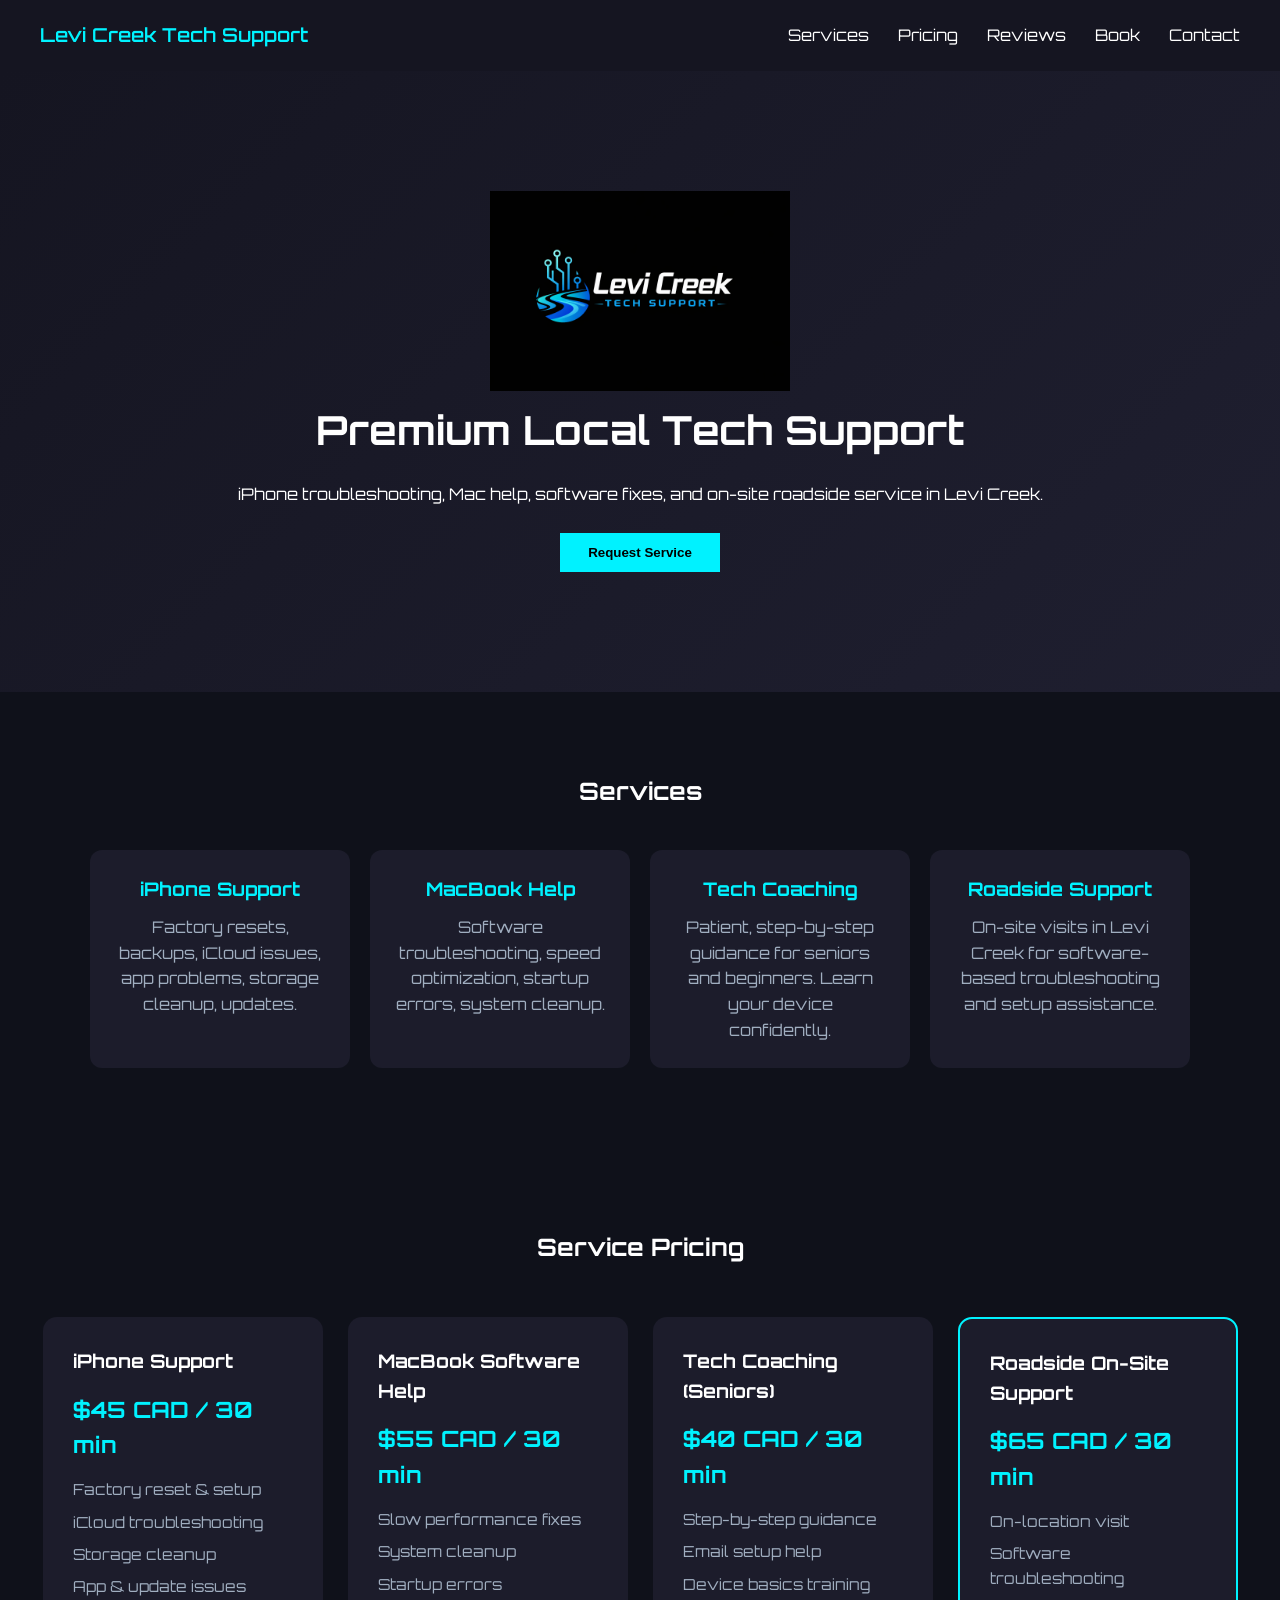
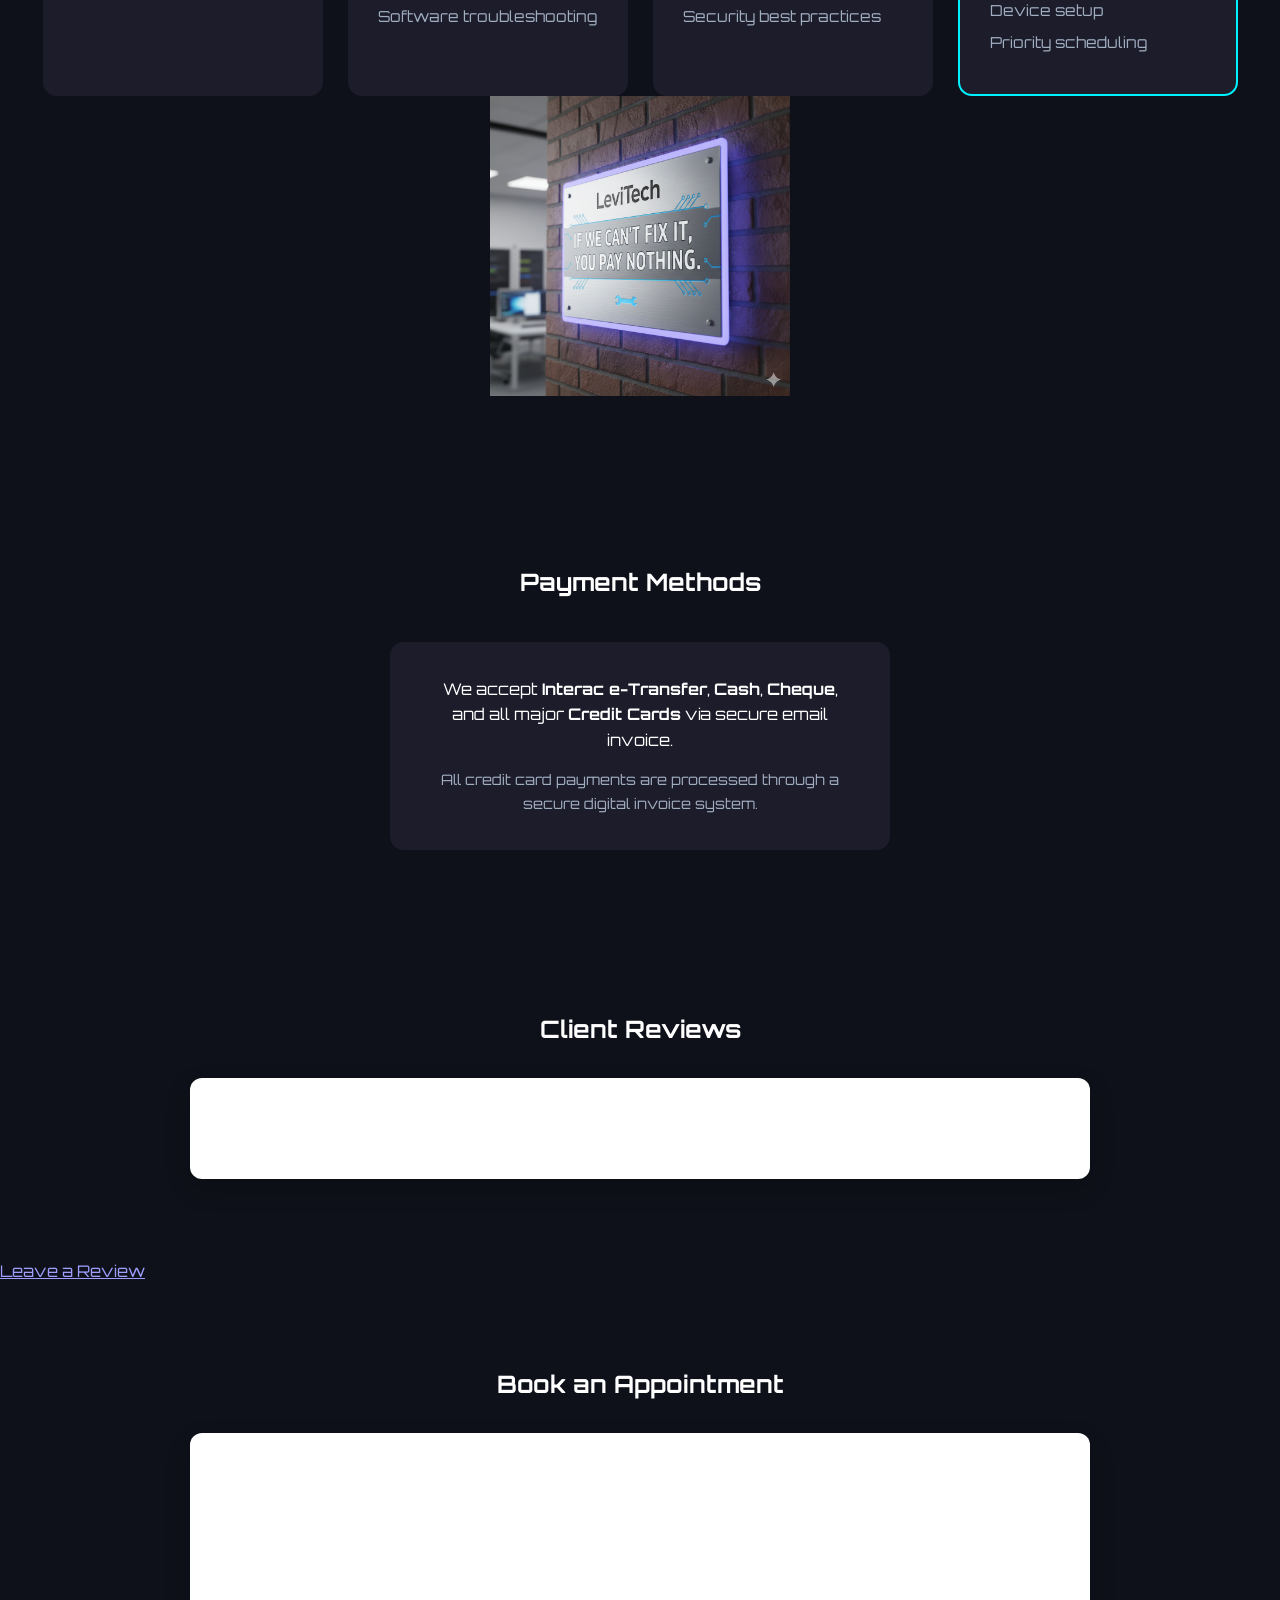
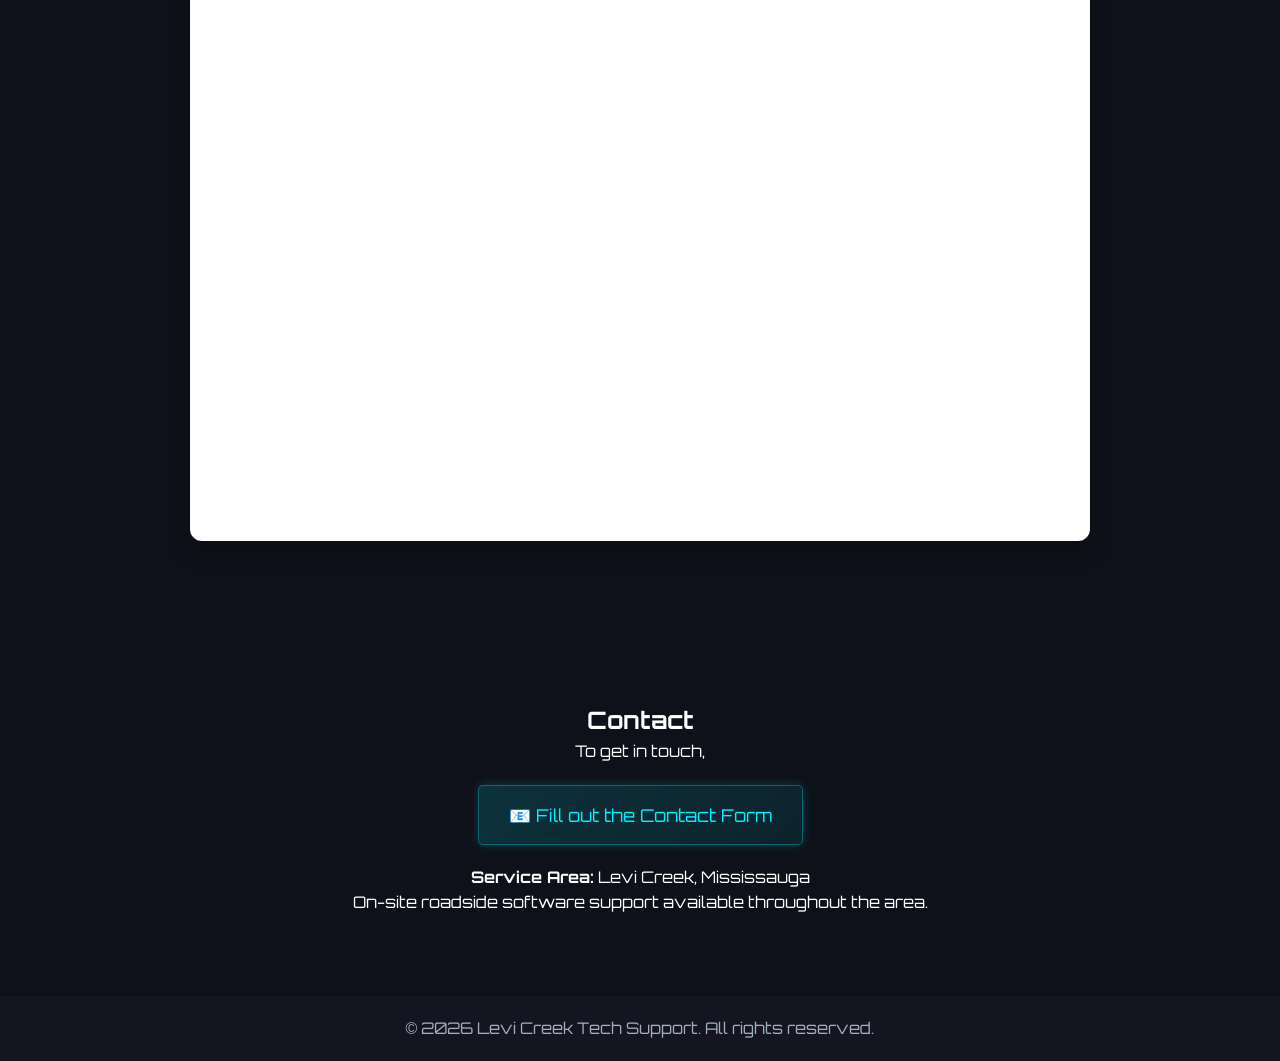
<file: index.html>
<!DOCTYPE html>
<html lang="en">
<head>
    <meta name="trustpilot-one-time-domain-verification-id" content="c6ac904f-b82b-4f7d-b887-e9328ddf16ce"/>
    <!-- Basic page setup -->
    <meta charset="UTF-8">
    <meta name="viewport" content="width=device-width, initial-scale=1.0">

    <!-- Page title shown in browser tab -->
    <title>Levi Creek Tech Support</title>
    <meta name="msvalidate.01" content="1EF977686F24F974F3216972A21066AD" />
    <!-- Stylesheets and Assets -->
    <link rel="stylesheet" href="styles.css">
    <link rel="icon" type="image/png" sizes="32x32" href="Tech-Support.png">
    <!-- Google font for modern tech feel (optional, remove if unwanted) -->
    <link href="https://fonts.googleapis.com/css2?family=Orbitron:wght@400;600&display=swap" rel="stylesheet">
    <!-- Preconnect to Jotform domains for faster embed/script loading -->
    <link rel="preconnect" href="https://cdn.jotfor.ms">
    <link rel="preconnect" href="https://form.jotform.com">
    <!-- Preload feedback widget script for faster button popup -->
    <link rel="preload" as="script" href="https://cdn.jotfor.ms/s/static/latest/static/feedback2.js">
</head>
<body>

    <!-- ================= NAVIGATION BAR ================= -->
    <nav class="navbar" aria-label="Primary navigation">
        <div class="logo">Levi Creek Tech Support</div>

        <!-- Navigation links scroll to sections - Internal anchors trigger smooth scroll -->
        <div class="nav-links">
            <a href="#services">Services</a>
            <a href="#pricing">Pricing</a>
            <a href="#reviews">Reviews</a>
            <a href="#booking">Book</a>
            <a href="#contact">Contact</a>
        </div>
    </nav>


    <!-- ================= HERO SECTION ================= -->
    <!-- Main landing section with service overview and call-to-action -->
    <section class="hero">
        <img src="Logo2LeviTech.png" width="300" alt="Levi Creek Tech Support Logo">
        <h1>Premium Local Tech Support</h1>
        <p>iPhone troubleshooting, Mac help, software fixes, and on-site roadside service in Levi Creek.</p>

        <!-- Primary CTA button - Scrolls to booking calendar -->
        <button onclick="scrollToSection('booking')" aria-label="Request service">Request Service</button>
    </section>

    <!-- ================= SERVICES SECTION ================= -->
    <!-- Service offerings displayed as cards. Hidden by default, revealed on scroll -->
    <section id="services" class="section hidden">
        <h2>Services</h2>

        <!-- Cards automatically scroll into view on page load -->
        <div class="card-grid">

            <!-- Card 1 -->
            <div class="card">
                <h3>iPhone Support</h3>
                <p>Factory resets, backups, iCloud issues, app problems, storage cleanup, updates.</p>
            </div>

            <!-- Card 2 -->
            <div class="card">
                <h3>MacBook Help</h3>
                <p>Software troubleshooting, speed optimization, startup errors, system cleanup.</p>
            </div>

            <!-- Card 3 -->
            <div class="card">
                <h3>Tech Coaching</h3>
                <p>Patient, step-by-step guidance for seniors and beginners. Learn your device confidently.</p>
            </div>

            <!-- Card 4 -->
            <div class="card">
                <h3>Roadside Support</h3>
                <p>On-site visits in Levi Creek for software-based troubleshooting and setup assistance.</p>
            </div>

        </div>
    </section>

    <!-- ================= PRICING SECTION ================= -->
    <!-- Detailed pricing for all service offerings. Hidden by default, revealed on scroll -->
    <section id="pricing" class="section hidden">
        <h2>Service Pricing</h2>

        <!-- All prices in Canadian Dollars (CAD) for 30-minute sessions -->
        <div class="pricing-grid">

        <!-- iPhone Support -->
        <div class="pricing-card">
            <h3>iPhone Support</h3>
            <p class="price">$45 CAD / 30 min</p>
            <ul>
                <li>Factory reset & setup</li>
                <li>iCloud troubleshooting</li>
                <li>Storage cleanup</li>
                <li>App & update issues</li>
            </ul>
        </div>

        <!-- MacBook Help -->
        <div class="pricing-card">
            <h3>MacBook Software Help</h3>
            <p class="price">$55 CAD / 30 min</p>
            <ul>
                <li>Slow performance fixes</li>
                <li>System cleanup</li>
                <li>Startup errors</li>
                <li>Software troubleshooting</li>
            </ul>
        </div>

        <!-- Tech Coaching -->
        <div class="pricing-card">
            <h3>Tech Coaching (Seniors)</h3>
            <p class="price">$40 CAD / 30 min</p>
            <ul>
                <li>Step-by-step guidance</li>
                <li>Email setup help</li>
                <li>Device basics training</li>
                <li>Security best practices</li>
            </ul>
        </div>

        <!-- Roadside Support -->
        <div class="pricing-card premium">
            <h3>Roadside On-Site Support</h3>
            <p class="price">$65 CAD / 30 min</p>
            <ul>
                <li>On-location visit</li>
                <li>Software troubleshooting</li>
                <li>Device setup</li>
                <li>Priority scheduling</li>
            </ul>
        </div>
        </div>
        <img src="business.png" width="300" alt="Business Services Image">
    </section>

    <!-- ================= PAYMENT METHODS SECTION ================= -->
<!-- Multiple payment options for client convenience. Hidden by default, revealed on scroll -->
<section id="payments" class="section hidden">
    <h2>Payment Methods</h2>

    <!-- Flexible payment options supporting multiple payment types -->
    <div class="payment-container">

        <!-- Payment description box -->
        <div class="payment-card">
            <p>
                We accept <strong>Interac e-Transfer</strong>, <strong>Cash</strong>, 
                <strong>Cheque</strong>, and all major <strong>Credit Cards</strong> 
                via secure email invoice.
            </p>

            <p class="payment-note">
                All credit card payments are processed through a secure digital invoice system.
            </p>
        </div>

    </div>
</section>
    <!-- ================= REVIEWS SECTION ================= -->
    <!-- Client testimonials and review submission form. Hidden by default, revealed on scroll -->
    <section id="reviews" class="section hidden">
        <h2>Client Reviews</h2>

        <!-- You will paste Google reviews embed code inside this div -->
        <div class="embed-box">
          
    <!-- JotForm Review Submission - Allows clients to leave written reviews -->
<div class="jotform-embed" style="min-height: 1px;" data-id="26064322229004506" data-type="interactive" data-iframesource="www.jotform.com"></div><script>(function(doc, id){var scripts=doc.getElementsByTagName("script")[0]; if (!doc.getElementById(id)){var script=doc.createElement("script"); script.async=1; script.id=id; script.src="https://cdn.jotfor.ms/s/umd/latest/for-report-embed.js"; scripts.parentNode.insertBefore(script, scripts);}})(document, "jotform-async");</script>
  <!-- JotForm feedback widget script loaded asynchronously -->
  <script src="https://cdn.jotfor.ms/s/static/latest/static/feedback2.js" async defer></script>
  <script>
    var componentID = new JotformFeedback({
      
  type: false,
  width: 700,
  height: 500,
  fontColor: "#FFFFFF",
  background: "#F59202",
  isCardForm: false,
  formId: "260604067297056"
  ,
      buttonText: "Feedback",
      buttonSide: "left",
      buttonAlign: "center",
      base: "https://form.jotform.com/",
    }).componentID;
  </script>
  <!-- JotForm embed handler loaded asynchronously to speed display -->
  <script src='https://cdn.jotfor.ms/s/umd/latest/for-form-embed-handler.js' async defer></script>
  <script>window.jotformEmbedHandler("iframe[id='" + componentID + "_iframe']", "https://form.jotform.com/")</script>
        </div> <!-- end embed-box -->
    </section> <!-- end reviews section -->
   

    <a
      href="javascript:void(
        window.open(
          'https://form.jotform.com/260604067297056',
          'blank',
          'scrollbars=yes,
          toolbar=no,
          width=700,
          height=500'
        )
      )
    ">
      Leave a Review
    </a>

    <!-- ================= BOOKING SECTION ================= -->
    <!-- Google Calendar embed for appointment scheduling. Directly accessible from hero CTA -->
    <section id="booking" class="section hidden">
        <h2>Book an Appointment</h2>

        <!-- Responsive calendar embed for easy scheduling -->
        <div class="embed-box">
            <!-- Google Calendar Appointment Scheduling - Allows clients to select available time slots -->
            <iframe src="https://calendar.google.com/calendar/appointments/schedules/AcZssZ1w_j6-4xuHHauCHjw203vI3ydQvta_qPvAjvc7Y9XWjYGleF_ZH1LofLEamVK8TXJeYzHCqUe_?gv=true" style="border: 0" width="100%" height="600" frameborder="0" title="Google Calendar Booking"></iframe>
        </div>
    </section>

    <!-- ================= CONTACT SECTION ================= -->
    <!-- Direct contact information and service area details -->
    <section id="contact" class="section hidden">
        <h2>Contact</h2>

        <!-- Primary contact method -->
        <p>To get in touch,</p>
        <a href="https://form.jotform.com/260644006503043" target="_blank" rel="noopener noreferrer" class="contact-link">
            📧 Fill out the Contact Form
        </a>

        <!-- Service coverage area -->
        <p><strong>Service Area:</strong> Levi Creek, Mississauga</p>
        <p>On-site roadside software support available throughout the area.</p>
    </section>

    <!-- ================= FOOTER ================= -->
    <footer>
        <p>&copy; 2026 Levi Creek Tech Support. All rights reserved.</p>
    </footer>

    <!-- Link JavaScript file -->
    <script src="script.js"></script>

</body>
</html>
</file>
<file: styles.css>
/*
 * ================= LEVI CREEK TECH SUPPORT - STYLES ================= 
 * Modern dark theme tech website with:
 * - Cyan (#00f2ff) accent color for tech aesthetic
 * - Dark background (#0f111a) for reduced eye strain
 * - 3D card effects with hover transformations
 * - Responsive design for all device sizes
 * - Smooth animations and transitions throughout
 */

/* ================= COLOR SCHEME VARIABLES ================= */
/* Dark theme with cyan tech accent - adjust these values to rebrand */
:root {
    color-scheme: dark;
    --accent: #00f2ff;
    --accent-glow: #00f2ff40;
    --bg-main: #0f111a;
    --bg-section: #151521;
    --bg-card: #1c1c2b;
    --text-main: #ffffff;
    --text-soft: #a0aec0; /* semicolon added to prevent CSS parsing errors */
}

/* ================= BUTTON RIPPLE EFFECT ANIMATION ================= */
/* Material Design inspired ripple effect - expands from click point */

@keyframes ripple-animation {
    from {
        width: 0;
        height: 0;
        opacity: 0.8;
    }
    to {
        width: 300px;
        height: 300px;
        opacity: 0;
    }
}

/* ================= GLOBAL RESET & BASE STYLES ================= */
/* Remove default margins/padding and ensure box-sizing is consistent */
* {
    margin: 0;
    padding: 0;
    box-sizing: border-box;
}

/* ================= BODY & TYPOGRAPHY ================= */
/* Base styles for all text - Orbitron font for tech aesthetic */
body {
    font-family: 'Orbitron', sans-serif;
    background-color: var(--bg-main);
    color: var(--text-main);
    line-height: 1.6;
}

/* ================= NAVBAR - STICKY HEADER ================= */
/* Fixed navigation visible at all times with scroll glow effect */
.navbar {
    display: flex;
    justify-content: space-between;
    align-items: center;
    padding: 20px 40px;
    background-color: var(--bg-section);
    position: sticky;
    top: 0;
    z-index: 1000;
}

.logo {
    font-weight: 600;
    font-size: 1.2rem;
    color: var(--accent);
}

.nav-links a {
    margin-left: 25px;
    text-decoration: none;
    color: var(--text-main);
    transition: 0.3s ease;
}

.nav-links a:hover {
    color: var(--accent);
}

/* Accessibility: focus outlines for keyboard navigation */
a:focus,
button:focus {
    outline: 3px solid var(--accent);
    outline-offset: 2px;
}

/* ================= HERO ================= */
.hero {
    text-align: center;
    padding: 120px 20px;
    background: linear-gradient(135deg, #151521, #1f1f30);
}

.hero h1 {
    font-size: 2.5rem;
    margin-bottom: 20px;
}

/* ================= HERO CTA BUTTON ================= */
/* Primary call-to-action button - scrolls to booking section on click */
.hero button {
    margin-top: 25px;
    padding: 12px 28px;
    background-color: var(--accent);
    border: none;
    color: #000;
    font-weight: bold;
    cursor: pointer;
    transition: 0.3s ease;
}

/* Hover state - scales up and adds glow effect for feedback */
.hero button:hover {
    transform: scale(1.05);
    box-shadow: 0 0 15px var(--accent-glow);
}

/* ================= PAGE SECTIONS ================= */
/* All page sections with scroll reveal animation */
.section {
    padding: 80px 20px;
    text-align: center;
    background-color: var(--bg-main);
}

/* ================= SCROLL REVEAL HELPERS ================= */
/* Sections start hidden and are made visible when intersection observer fires */
.hidden {
    opacity: 0;
    transform: translateY(20px);
    transition: opacity 0.6s ease, transform 0.6s ease;
}

.show {
    opacity: 1;
    transform: translateY(0);
}

/* ================= SERVICE CARDS GRID ================= */
/* Responsive grid of service cards - 3D hover tilt effect via JavaScript */
.card-grid {
    display: flex;
    flex-wrap: wrap;
    justify-content: center;
    gap: 20px;
    margin-top: 40px;
}

/* Individual service card - hover scales and glows */
.card {
    background-color: var(--bg-card);
    padding: 25px;
    width: 260px;
    border-radius: 12px;
    transition: 0.3s ease;
    perspective: 1000px;
}

.card h3 {
    color: var(--accent);
    margin-bottom: 10px;
}

.card p {
    color: var(--text-soft);
}

.card:hover {
    transform: translateY(-8px);
    box-shadow: 0 0 20px var(--accent-glow);
}

/* ================= PRICING CARDS GRID ================= */
/* Displays all pricing tiers in responsive grid format */
.pricing-grid {
    display: flex;
    flex-wrap: wrap;
    justify-content: center;
    gap: 25px;
    margin-top: 50px;
}

/* Individual pricing tier card - shows price and features */
.pricing-card {
    background-color: var(--bg-card);
    padding: 30px;
    width: 280px;
    border-radius: 14px;
    transition: 0.3s ease;
    text-align: left;
    perspective: 1000px;
}

/* Hover effect - lifts card with glow */
.pricing-card:hover {
    transform: translateY(-10px);
    box-shadow: 0 0 25px var(--accent-glow);
}

/* Price display - large, prominent accent color */
.price {
    font-size: 1.4rem;
    color: var(--accent);
    margin: 15px 0;
    font-weight: bold;
    animation: text-glow 1s ease-in-out infinite;
}

/* Feature list styling */
.pricing-card ul {
    list-style: none;
    padding-left: 0;
}

.pricing-card li {
    margin-bottom: 8px;
    font-size: 0.95rem;
    color: var(--text-soft);
}

/* Premium tier variant - adds accent border to highlight */
.premium {
    border: 2px solid var(--accent);
}

/* ================= PAYMENT METHODS SECTION ================= */
.payment-container {
    display: flex;
    justify-content: center;
    margin-top: 40px;
}

.payment-card {
    background-color: var(--bg-card);
    padding: 35px;
    width: 500px;
    max-width: 90%;
    border-radius: 14px;
    text-align: center;
    transition: 0.3s ease;
}

.payment-card:hover {
    transform: translateY(-6px);
    box-shadow: 0 0 20px var(--accent-glow);
}

.payment-note {
    margin-top: 15px;
    font-size: 0.9rem;
    color: var(--text-soft);
}

/* ================= EMBED BOX (LIGHT THEME CONTAINER) ================= */
/* White background to make embedded iframes (Google Calendar, JotForm) visible */
/* The rest of the site uses dark theme, but embeds require light backgrounds */
.embed-box {
    margin-top: 30px;
    padding: 50px;
    border-radius: 12px;
    background-color: #ffffff;
    color: #111827;
    border: none;
    box-shadow: 0 10px 25px rgba(0,0,0,0.2);
    width: 100%;
    max-width: 900px;         /* prevent too-wide content on large screens */
    margin-left: auto;
    margin-right: auto;
    overflow-x: auto;         /* allow horizontal scroll for tightly constrained embeds */
}

/* Specific styling for JotForm embed container */
.jotform-embed {
    width: 100%;
    max-width: 800px;
    margin: 0 auto;
}

/* Force any JotForm iframe to scale to container width */
.jotform-embed iframe {
    width: 100% !important;
    height: auto !important;
    min-height: 500px; /* give some reasonable initial height */
}


/* ================= FOOTER ================= */
footer {
    padding: 20px;
    background-color: var(--bg-section);
    text-align: center;
    color: var(--text-soft);
}

/* ================= RESPONSIVE MEDIA QUERIES ================= */
/* Optimize layout for tablets and mobile devices */
@media (max-width: 768px) {
    .nav-links {
        flex-direction: column;
        align-items: center;
    }

    .nav-links a {
        margin: 10px 0;
    }

    .card-grid, .pricing-grid {
        flex-direction: column;
        align-items: center;
    }

    .pricing-card, .card {
        width: 90%;
    }

    .hero {
        padding: 80px 10px;
    }

    .hero h1 {
        font-size: 1.8rem;
    }
}

/* ================= ADDITIONAL ENHANCEMENTS ================= */
/* Contact links with animation */
a[href^="mailto:"],
a[href^="https://form.jotform.com"] {
    display: inline-block;
    padding: 10px 20px;
    background: linear-gradient(135deg, rgba(0, 242, 255, 0.1) 0%, rgba(0, 242, 255, 0.05) 100%);
    border-radius: 5px;
    color: var(--accent);
    text-decoration: none;
    transition: all 0.3s ease;
    border: 1px solid rgba(0, 242, 255, 0.3);
    animation: fadeInUp 0.6s ease-out;
}

a[href^="mailto:"]:hover,
a[href^="https://form.jotform.com"]:hover {
    box-shadow: 0 0 15px rgba(0, 242, 255, 0.4);
    transform: translateY(-3px);
    border: 1px solid rgba(0, 242, 255, 0.6);
}

/* ================= CONTACT LINK STYLING ================= */
.contact-link {
    font-size: 1.1rem;
    margin: 20px 0;
    padding: 15px 30px !important;
    background: linear-gradient(135deg, rgba(0, 242, 255, 0.15) 0%, rgba(0, 242, 255, 0.08) 100%) !important;
    box-shadow: 0 0 10px rgba(0, 242, 255, 0.2);
    transition: all 0.3s ease;
}

.contact-link:hover {
    box-shadow: 0 0 25px rgba(0, 242, 255, 0.5) !important;
    transform: translateY(-5px) !important;
    background: linear-gradient(135deg, rgba(0, 242, 255, 0.25) 0%, rgba(0, 242, 255, 0.15) 100%) !important;
}
</file>
